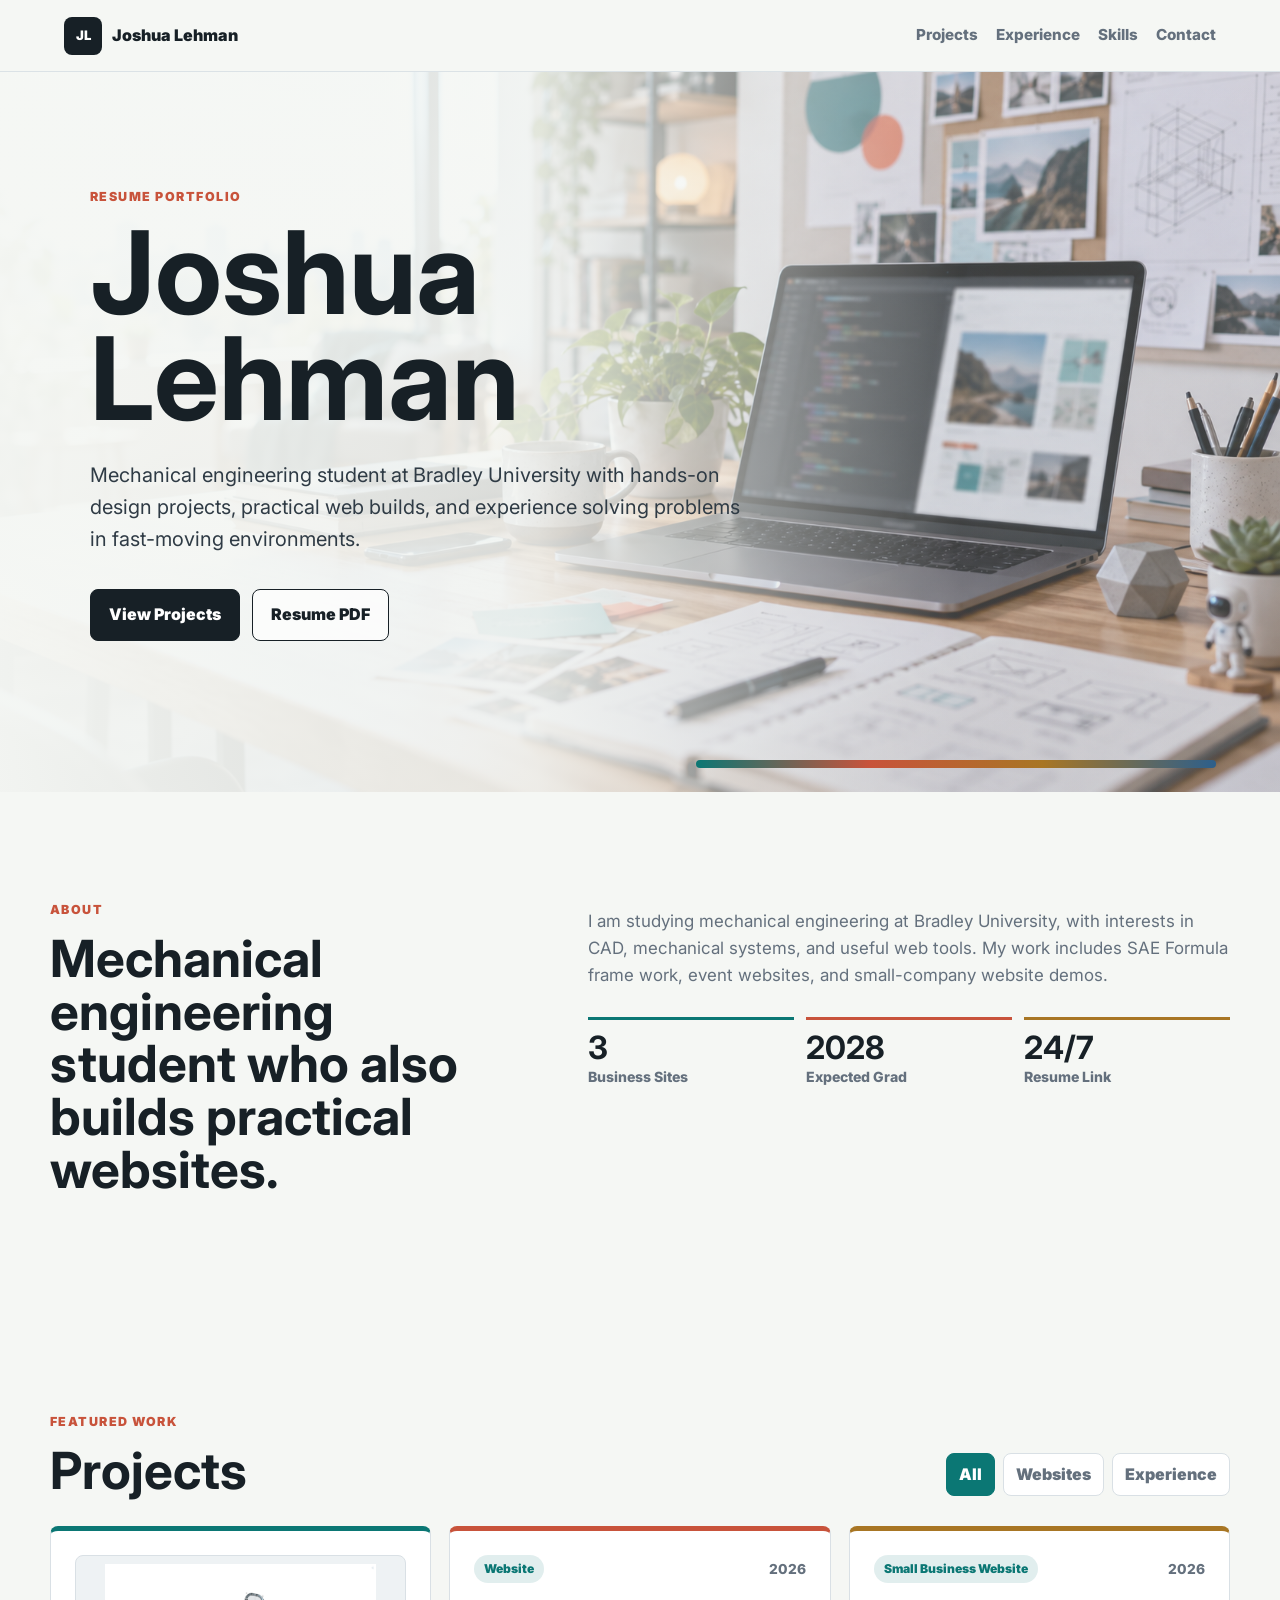
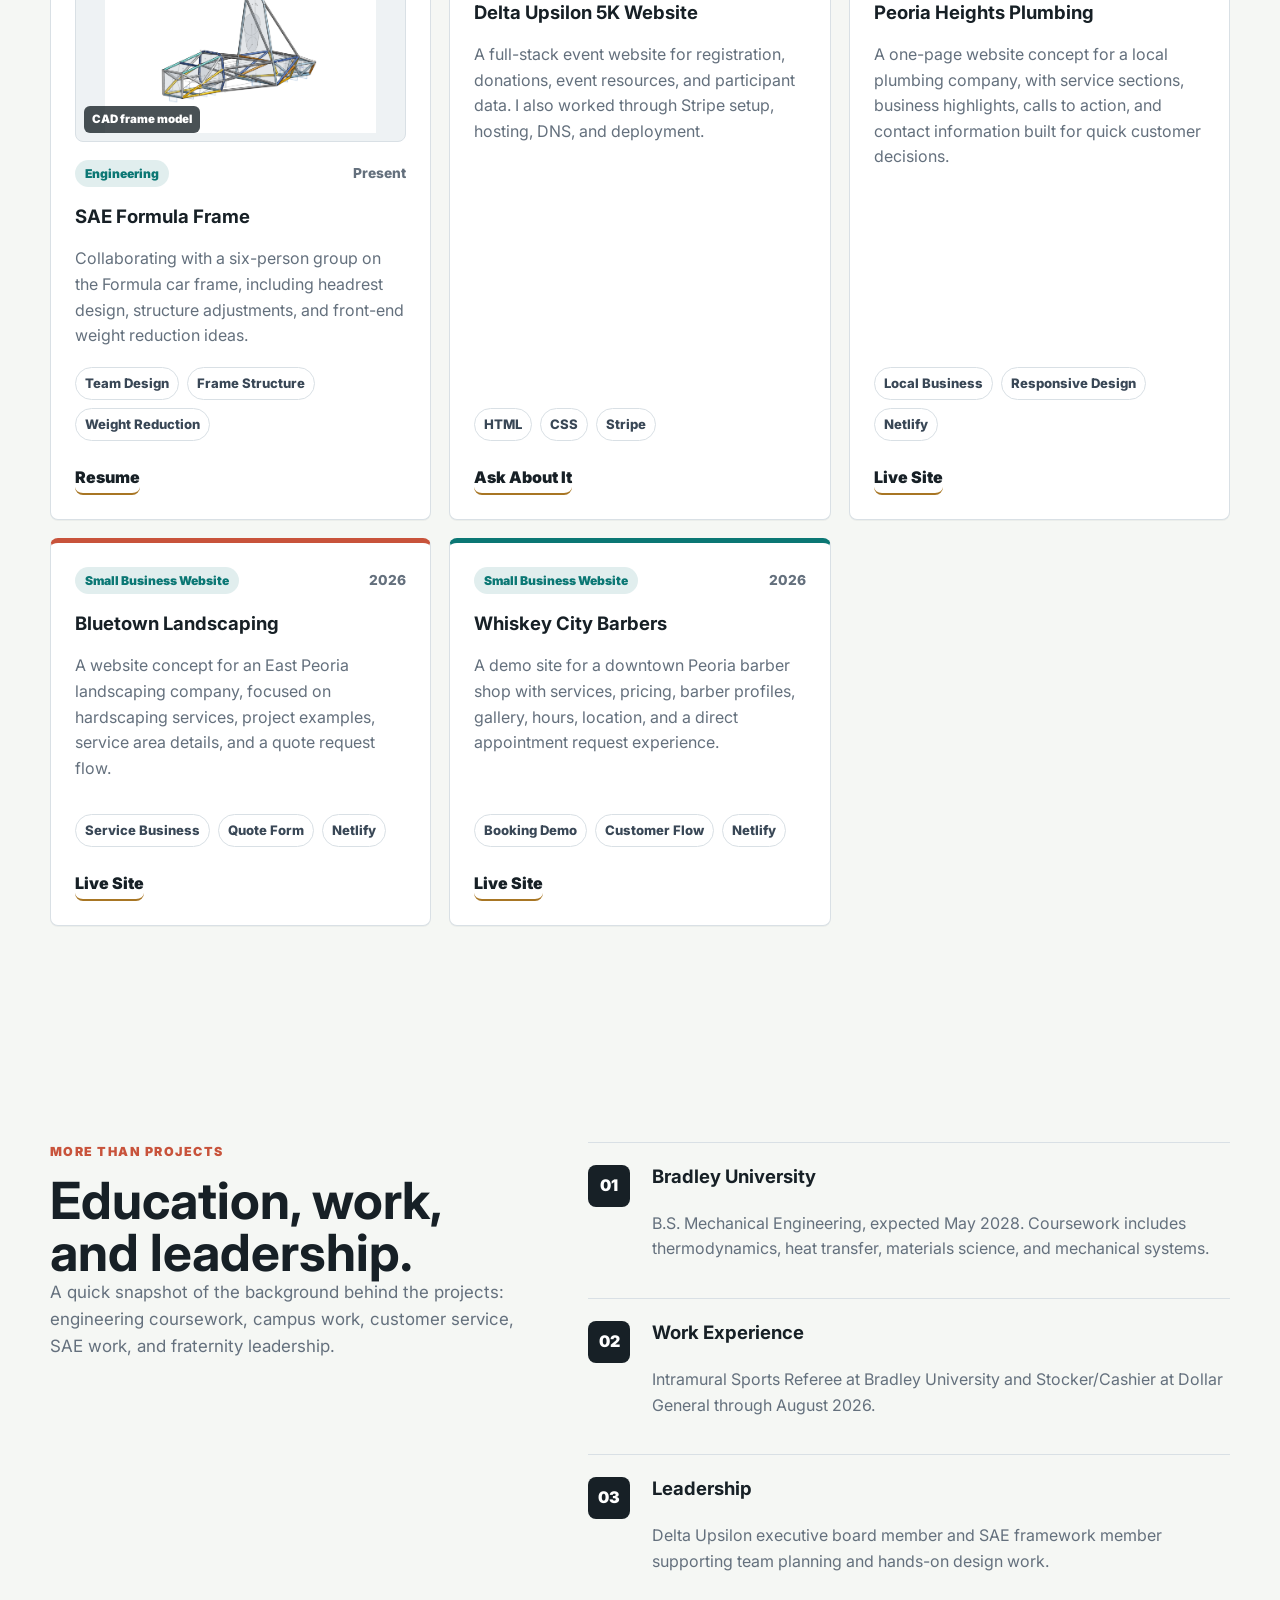
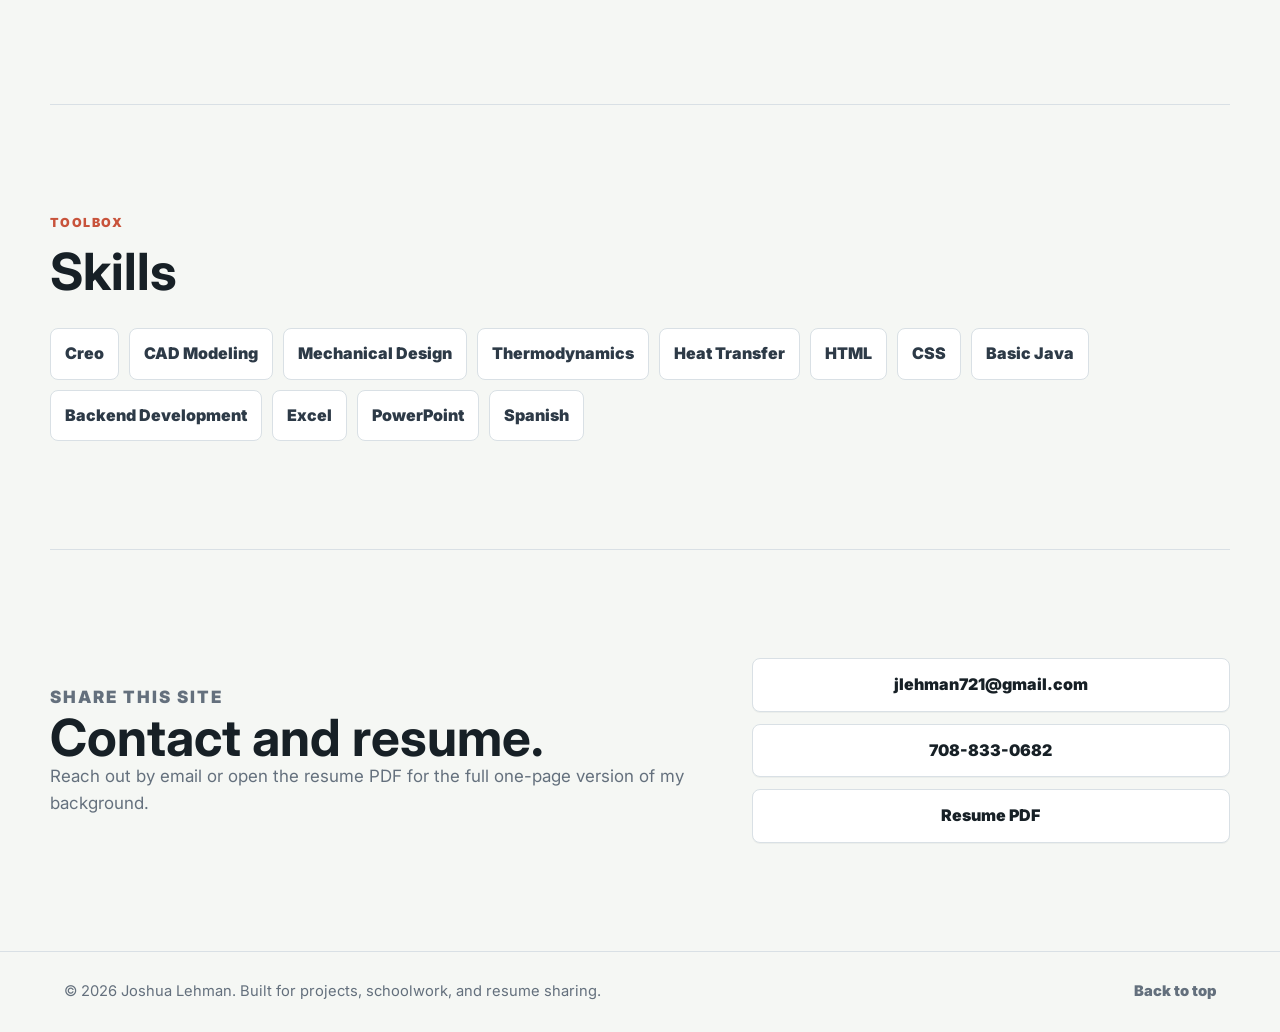
<file: school/index.html>
<!doctype html>
<html lang="en">
  <head>
    <meta charset="utf-8">
    <meta name="viewport" content="width=device-width, initial-scale=1">
    <meta name="description" content="Joshua Lehman's student portfolio with engineering projects, small business websites, skills, and contact links.">
    <title>Joshua Lehman | Project Portfolio</title>
    <link rel="preconnect" href="https://fonts.googleapis.com">
    <link rel="preconnect" href="https://fonts.gstatic.com" crossorigin>
    <link href="https://fonts.googleapis.com/css2?family=Inter:wght@400;500;600;700;800;900&display=swap" rel="stylesheet">
    <link rel="stylesheet" href="styles.css">
  </head>
  <body>
    <header class="site-header">
      <a class="brand" href="#top" aria-label="Go to top">
        <span class="brand-mark">JL</span>
        <span>Joshua Lehman</span>
      </a>
      <nav class="site-nav" aria-label="Main navigation">
        <a href="#projects">Projects</a>
        <a href="#experience">Experience</a>
        <a href="#skills">Skills</a>
        <a href="#contact">Contact</a>
      </nav>
    </header>

    <main id="top">
      <section class="hero" aria-label="Portfolio introduction">
        <img class="hero-image" src="assets/portfolio-hero.png" alt="Desk workspace with a laptop, notebooks, and project planning materials.">
        <div class="hero-overlay"></div>
        <div class="hero-content">
          <p class="eyebrow">Resume Portfolio</p>
          <h1>Joshua Lehman</h1>
          <p class="hero-copy">
            Mechanical engineering student at Bradley University with hands-on design projects, practical web builds,
            and experience solving problems in fast-moving environments.
          </p>
          <div class="hero-actions" aria-label="Primary links">
            <a class="button primary" href="#projects">View Projects</a>
            <a class="button secondary" href="Resume%20Job%20Fair.pdf">Resume PDF</a>
          </div>
        </div>
      </section>

      <section class="section intro-grid" aria-label="About">
        <div>
          <p class="section-kicker">About</p>
          <h2>Mechanical engineering student who also builds practical websites.</h2>
        </div>
        <div class="bio-panel">
          <p>
            I am studying mechanical engineering at Bradley University, with interests in CAD, mechanical systems,
            and useful web tools. My work includes SAE Formula frame work, event websites, and small-company website demos.
          </p>
          <div class="stats-row" aria-label="Portfolio highlights">
            <div>
              <strong>3</strong>
              <span>Business Sites</span>
            </div>
            <div>
              <strong>2028</strong>
              <span>Expected Grad</span>
            </div>
            <div>
              <strong>24/7</strong>
              <span>Resume Link</span>
            </div>
          </div>
        </div>
      </section>

      <section class="section" id="projects">
        <div class="section-heading">
          <div>
            <p class="section-kicker">Featured Work</p>
            <h2>Projects</h2>
          </div>
          <div class="filter-group" aria-label="Filter projects">
            <button class="filter active" type="button" data-filter="all">All</button>
            <button class="filter" type="button" data-filter="website">Websites</button>
            <button class="filter" type="button" data-filter="experience">Experience</button>
          </div>
        </div>

        <div class="project-grid">
          <article class="project-card" data-category="experience">
            <figure class="project-media">
              <button class="media-open" type="button" aria-label="Open larger CAD frame image">
                <img src="assets/sae-frame-cad.png" alt="CAD model of the SAE Formula car frame structure.">
              </button>
              <figcaption>CAD frame model</figcaption>
            </figure>
            <div class="project-topline">
              <span class="tag">Engineering</span>
              <span class="date">Present</span>
            </div>
            <h3>SAE Formula Frame</h3>
            <p>
              Collaborating with a six-person group on the Formula car frame, including headrest design,
              structure adjustments, and front-end weight reduction ideas.
            </p>
            <ul class="project-meta">
              <li>Team Design</li>
              <li>Frame Structure</li>
              <li>Weight Reduction</li>
            </ul>
            <div class="card-actions">
              <a href="Resume%20Job%20Fair.pdf" aria-label="View resume for SAE Formula frame details">Resume</a>
            </div>
          </article>

          <article class="project-card" data-category="website">
            <div class="project-topline">
              <span class="tag">Website</span>
              <span class="date">2026</span>
            </div>
            <h3>Delta Upsilon 5K Website</h3>
            <p>
              A full-stack event website for registration, donations, event resources, and participant data.
              I also worked through Stripe setup, hosting, DNS, and deployment.
            </p>
            <ul class="project-meta">
              <li>HTML</li>
              <li>CSS</li>
              <li>Stripe</li>
            </ul>
            <div class="card-actions">
              <a href="#contact" aria-label="Ask about the Delta Upsilon 5K website">Ask About It</a>
            </div>
          </article>

          <article class="project-card" data-category="website">
            <div class="project-topline">
              <span class="tag">Small Business Website</span>
              <span class="date">2026</span>
            </div>
            <h3>Peoria Heights Plumbing</h3>
            <p>
              A one-page website concept for a local plumbing company, with service sections, business highlights,
              calls to action, and contact information built for quick customer decisions.
            </p>
            <ul class="project-meta">
              <li>Local Business</li>
              <li>Responsive Design</li>
              <li>Netlify</li>
            </ul>
            <div class="card-actions">
              <a href="https://verdant-nasturtium-1ba655.netlify.app/" target="_blank" rel="noreferrer" aria-label="View Peoria Heights Plumbing website">Live Site</a>
            </div>
          </article>

          <article class="project-card" data-category="website">
            <div class="project-topline">
              <span class="tag">Small Business Website</span>
              <span class="date">2026</span>
            </div>
            <h3>Bluetown Landscaping</h3>
            <p>
              A website concept for an East Peoria landscaping company, focused on hardscaping services,
              project examples, service area details, and a quote request flow.
            </p>
            <ul class="project-meta">
              <li>Service Business</li>
              <li>Quote Form</li>
              <li>Netlify</li>
            </ul>
            <div class="card-actions">
              <a href="https://tranquil-beignet-ce826c.netlify.app/" target="_blank" rel="noreferrer" aria-label="View Bluetown Landscaping website">Live Site</a>
            </div>
          </article>

          <article class="project-card" data-category="website">
            <div class="project-topline">
              <span class="tag">Small Business Website</span>
              <span class="date">2026</span>
            </div>
            <h3>Whiskey City Barbers</h3>
            <p>
              A demo site for a downtown Peoria barber shop with services, pricing, barber profiles, gallery,
              hours, location, and a direct appointment request experience.
            </p>
            <ul class="project-meta">
              <li>Booking Demo</li>
              <li>Customer Flow</li>
              <li>Netlify</li>
            </ul>
            <div class="card-actions">
              <a href="https://meek-cocada-9cc5ed.netlify.app/" target="_blank" rel="noreferrer" aria-label="View Whiskey City Barbers website">Live Site</a>
            </div>
          </article>

        </div>
      </section>

      <section class="section split-section" id="experience">
        <div>
          <p class="section-kicker">More Than Projects</p>
          <h2>Education, work, and leadership.</h2>
          <p class="muted">
            A quick snapshot of the background behind the projects: engineering coursework, campus work, customer
            service, SAE work, and fraternity leadership.
          </p>
        </div>
        <div class="timeline" aria-label="Experience highlights">
          <article>
            <span>01</span>
            <h3>Bradley University</h3>
            <p>B.S. Mechanical Engineering, expected May 2028. Coursework includes thermodynamics, heat transfer, materials science, and mechanical systems.</p>
          </article>
          <article>
            <span>02</span>
            <h3>Work Experience</h3>
            <p>Intramural Sports Referee at Bradley University and Stocker/Cashier at Dollar General through August 2026.</p>
          </article>
          <article>
            <span>03</span>
            <h3>Leadership</h3>
            <p>Delta Upsilon executive board member and SAE framework member supporting team planning and hands-on design work.</p>
          </article>
        </div>
      </section>

      <section class="section skills-section" id="skills">
        <div class="section-heading">
          <div>
            <p class="section-kicker">Toolbox</p>
            <h2>Skills</h2>
          </div>
        </div>
        <div class="skills-grid" aria-label="Skills list">
          <span>Creo</span>
          <span>CAD Modeling</span>
          <span>Mechanical Design</span>
          <span>Thermodynamics</span>
          <span>Heat Transfer</span>
          <span>HTML</span>
          <span>CSS</span>
          <span>Basic Java</span>
          <span>Backend Development</span>
          <span>Excel</span>
          <span>PowerPoint</span>
          <span>Spanish</span>
        </div>
      </section>

      <section class="section contact-section" id="contact">
        <div>
          <p class="section-kicker">Share This Site</p>
          <h2>Contact and resume.</h2>
          <p>
            Reach out by email or open the resume PDF for the full one-page version of my background.
          </p>
        </div>
        <div class="contact-links" aria-label="Contact links">
          <a href="mailto:jlehman721@gmail.com">jlehman721@gmail.com</a>
          <a href="tel:+17088330682">708-833-0682</a>
          <a href="Resume%20Job%20Fair.pdf">Resume PDF</a>
        </div>
      </section>
    </main>

    <footer class="site-footer">
      <p>&copy; <span id="year"></span> Joshua Lehman. Built for projects, schoolwork, and resume sharing.</p>
      <a href="#top">Back to top</a>
    </footer>

    <div class="image-modal" id="cadModal" aria-hidden="true" role="dialog" aria-label="Larger CAD frame image">
      <button class="modal-backdrop" type="button" aria-label="Close larger CAD frame image"></button>
      <div class="modal-panel">
        <button class="modal-close" type="button" aria-label="Close larger CAD frame image">Close</button>
        <img src="assets/sae-frame-cad.png" alt="Large view of the SAE Formula car frame CAD model.">
      </div>
    </div>

    <script src="script.js"></script>
  </body>
</html>
</file>
<file: school/styles.css>
:root {
  --ink: #172026;
  --muted: #64707d;
  --line: #d9e0e5;
  --paper: #f5f7f4;
  --white: #ffffff;
  --teal: #0b7774;
  --coral: #c8533b;
  --gold: #a87624;
  --blue: #2d5f8b;
}

* {
  box-sizing: border-box;
}

html {
  scroll-behavior: smooth;
}

body {
  margin: 0;
  background: var(--paper);
  color: var(--ink);
  font-family: "Inter", Arial, sans-serif;
  line-height: 1.6;
}

a {
  color: inherit;
}

.site-header {
  position: sticky;
  top: 0;
  z-index: 20;
  display: flex;
  min-height: 72px;
  align-items: center;
  justify-content: space-between;
  gap: 24px;
  padding: 14px clamp(18px, 5vw, 64px);
  border-bottom: 1px solid rgba(217, 224, 229, 0.9);
  background: rgba(245, 247, 244, 0.93);
  backdrop-filter: blur(16px);
}

.brand {
  display: inline-flex;
  align-items: center;
  gap: 10px;
  font-weight: 900;
  text-decoration: none;
}

.brand-mark {
  display: grid;
  width: 38px;
  height: 38px;
  place-items: center;
  border-radius: 8px;
  background: var(--ink);
  color: var(--white);
  font-size: 0.82rem;
  letter-spacing: 0;
}

.site-nav {
  display: flex;
  flex-wrap: wrap;
  justify-content: flex-end;
  gap: 8px 18px;
  color: var(--muted);
  font-size: 0.95rem;
  font-weight: 800;
}

.site-nav a {
  text-decoration: none;
}

.site-nav a:hover,
.site-nav a:focus-visible {
  color: var(--teal);
}

.hero {
  position: relative;
  display: grid;
  min-height: min(720px, calc(100vh - 72px));
  align-items: center;
  overflow: hidden;
  isolation: isolate;
}

.hero::after {
  position: absolute;
  right: clamp(18px, 5vw, 64px);
  bottom: 24px;
  width: min(520px, calc(100% - 36px));
  height: 8px;
  border-radius: 999px;
  background: linear-gradient(90deg, var(--teal), var(--coral), var(--gold), var(--blue));
  content: "";
}

.hero-image {
  position: absolute;
  inset: 0;
  z-index: -2;
  width: 100%;
  height: 100%;
  object-fit: cover;
  object-position: center;
}

.hero-overlay {
  position: absolute;
  inset: 0;
  z-index: -1;
  background:
    linear-gradient(90deg, rgba(245, 247, 244, 0.98) 0%, rgba(245, 247, 244, 0.88) 42%, rgba(245, 247, 244, 0.24) 75%),
    linear-gradient(0deg, rgba(23, 32, 38, 0.12), rgba(23, 32, 38, 0));
}

.hero-content {
  width: min(700px, calc(100% - 36px));
  margin-left: clamp(18px, 7vw, 92px);
  padding: 68px 0 104px;
}

.eyebrow,
.section-kicker {
  margin: 0 0 12px;
  color: var(--coral);
  font-size: 0.78rem;
  font-weight: 900;
  letter-spacing: 0.12em;
  text-transform: uppercase;
}

h1,
h2,
h3,
p {
  overflow-wrap: anywhere;
}

h1 {
  max-width: 12ch;
  margin: 0;
  font-size: clamp(3.3rem, 9vw, 7.2rem);
  line-height: 0.92;
  letter-spacing: 0;
}

h2 {
  margin: 0;
  font-size: clamp(2rem, 4vw, 3.6rem);
  line-height: 1.03;
  letter-spacing: 0;
}

h3 {
  margin: 0;
  font-size: 1.16rem;
  line-height: 1.25;
}

.hero-copy {
  max-width: 650px;
  margin: 28px 0 0;
  color: #2f3b45;
  font-size: clamp(1.04rem, 2vw, 1.25rem);
}

.hero-actions,
.card-actions,
.contact-links {
  display: flex;
  flex-wrap: wrap;
  gap: 12px;
}

.button,
.card-actions a,
.contact-links a {
  display: inline-flex;
  min-height: 44px;
  align-items: center;
  justify-content: center;
  border-radius: 8px;
  font-weight: 900;
  text-decoration: none;
  transition: transform 160ms ease, border-color 160ms ease, background 160ms ease;
}

.hero-actions {
  margin-top: 34px;
}

.button {
  padding: 12px 18px;
  border: 1px solid var(--ink);
}

.button.primary {
  background: var(--ink);
  color: var(--white);
}

.button.secondary {
  background: rgba(255, 255, 255, 0.72);
  color: var(--ink);
}

.section {
  width: min(1180px, calc(100% - 36px));
  margin: 0 auto;
  padding: clamp(56px, 9vw, 108px) 0;
}

.intro-grid,
.split-section {
  display: grid;
  grid-template-columns: minmax(0, 0.85fr) minmax(0, 1.15fr);
  gap: clamp(26px, 5vw, 72px);
  align-items: start;
}

.bio-panel {
  padding-top: 8px;
}

.bio-panel p,
.muted,
.contact-section p {
  margin: 0;
  color: var(--muted);
  font-size: 1.06rem;
}

.stats-row {
  display: grid;
  grid-template-columns: repeat(3, minmax(0, 1fr));
  gap: 12px;
  margin-top: 28px;
}

.stats-row div {
  padding-top: 12px;
  border-top: 3px solid var(--teal);
}

.stats-row div:nth-child(2) {
  border-color: var(--coral);
}

.stats-row div:nth-child(3) {
  border-color: var(--gold);
}

.stats-row strong {
  display: block;
  font-size: 2rem;
  line-height: 1;
}

.stats-row span {
  color: var(--muted);
  font-size: 0.88rem;
  font-weight: 800;
}

.section-heading {
  display: flex;
  align-items: end;
  justify-content: space-between;
  gap: 22px;
  margin-bottom: 30px;
}

.filter-group {
  display: flex;
  flex-wrap: wrap;
  gap: 8px;
}

.filter {
  min-height: 40px;
  padding: 8px 12px;
  border: 1px solid var(--line);
  border-radius: 8px;
  background: var(--white);
  color: var(--muted);
  cursor: pointer;
  font: inherit;
  font-weight: 900;
}

.filter.active,
.filter:hover,
.filter:focus-visible {
  border-color: var(--teal);
  background: var(--teal);
  color: var(--white);
}

.project-grid {
  display: grid;
  grid-template-columns: repeat(3, minmax(0, 1fr));
  gap: 18px;
}

.project-card {
  display: flex;
  min-height: 388px;
  flex-direction: column;
  gap: 18px;
  padding: 24px;
  border: 1px solid var(--line);
  border-top: 5px solid var(--teal);
  border-radius: 8px;
  background: var(--white);
  box-shadow: 0 1px 0 rgba(23, 32, 38, 0.04);
}

.project-card:nth-child(2n) {
  border-top-color: var(--coral);
}

.project-card:nth-child(3n) {
  border-top-color: var(--gold);
}

.project-card.is-hidden {
  display: none;
}

.project-media {
  position: relative;
  overflow: hidden;
  aspect-ratio: 16 / 9;
  margin: 0;
  border: 1px solid var(--line);
  border-radius: 8px;
  background: #eef2f4;
}

.project-media img {
  width: 100%;
  height: 100%;
  object-fit: contain;
  padding: 8px;
}

.media-open {
  display: block;
  width: 100%;
  height: 100%;
  padding: 0;
  border: 0;
  background: transparent;
  cursor: zoom-in;
}

.media-open:focus-visible {
  outline: 3px solid var(--teal);
  outline-offset: -3px;
}

.project-media figcaption {
  position: absolute;
  left: 8px;
  bottom: 8px;
  padding: 4px 8px;
  border-radius: 6px;
  background: rgba(23, 32, 38, 0.78);
  color: var(--white);
  font-size: 0.72rem;
  font-weight: 900;
}

.image-modal {
  position: fixed;
  inset: 0;
  z-index: 50;
  display: none;
  align-items: center;
  justify-content: center;
  padding: 18px;
}

.image-modal.is-open {
  display: flex;
}

.modal-backdrop {
  position: absolute;
  inset: 0;
  border: 0;
  background: rgba(23, 32, 38, 0.76);
  cursor: zoom-out;
}

.modal-panel {
  position: relative;
  z-index: 1;
  display: grid;
  gap: 10px;
  width: min(1100px, 100%);
}

.modal-panel img {
  width: 100%;
  max-height: min(78vh, 780px);
  object-fit: contain;
  border-radius: 8px;
  background: var(--white);
  box-shadow: 0 20px 60px rgba(0, 0, 0, 0.28);
}

.modal-close {
  justify-self: end;
  min-height: 40px;
  padding: 8px 12px;
  border: 1px solid rgba(255, 255, 255, 0.28);
  border-radius: 8px;
  background: var(--white);
  color: var(--ink);
  cursor: pointer;
  font: inherit;
  font-weight: 900;
}

.project-topline {
  display: flex;
  align-items: center;
  justify-content: space-between;
  gap: 12px;
}

.tag {
  border-radius: 999px;
  background: rgba(11, 119, 116, 0.12);
  color: var(--teal);
  font-size: 0.76rem;
  font-weight: 900;
  padding: 4px 10px;
}

.date {
  color: var(--muted);
  font-size: 0.86rem;
  font-weight: 800;
}

.project-card p {
  margin: 0;
  color: var(--muted);
}

.project-meta {
  display: flex;
  flex-wrap: wrap;
  gap: 8px;
  padding: 0;
  margin: auto 0 0;
  list-style: none;
}

.project-meta li {
  border: 1px solid var(--line);
  border-radius: 999px;
  color: #394756;
  font-size: 0.82rem;
  font-weight: 800;
  padding: 5px 9px;
}

.card-actions {
  padding-top: 4px;
}

.card-actions a {
  min-height: 32px;
  color: var(--ink);
  border-bottom: 2px solid var(--gold);
}

.timeline {
  display: grid;
  gap: 14px;
}

.timeline article {
  display: grid;
  grid-template-columns: 48px minmax(0, 1fr);
  gap: 16px;
  align-items: start;
  padding: 22px 0;
  border-top: 1px solid var(--line);
}

.timeline span {
  display: grid;
  width: 42px;
  height: 42px;
  place-items: center;
  border-radius: 8px;
  background: var(--ink);
  color: var(--white);
  font-weight: 900;
}

.timeline p {
  grid-column: 2;
  margin: -12px 0 0;
  color: var(--muted);
}

.skills-section {
  border-top: 1px solid var(--line);
  border-bottom: 1px solid var(--line);
}

.skills-grid {
  display: flex;
  flex-wrap: wrap;
  gap: 10px;
}

.skills-grid span {
  padding: 12px 14px;
  border: 1px solid var(--line);
  border-radius: 8px;
  background: var(--white);
  color: #2d3a47;
  font-weight: 900;
}

.contact-section {
  display: grid;
  grid-template-columns: minmax(0, 1fr) minmax(260px, 0.75fr);
  gap: clamp(26px, 5vw, 70px);
  align-items: center;
}

.contact-links {
  align-content: start;
}

.contact-links a {
  width: 100%;
  padding: 13px 16px;
  border: 1px solid var(--line);
  background: var(--white);
  color: var(--ink);
  box-shadow: 0 1px 0 rgba(23, 32, 38, 0.04);
}

.contact-links a:hover,
.contact-links a:focus-visible,
.button:hover,
.button:focus-visible,
.card-actions a:hover,
.card-actions a:focus-visible {
  transform: translateY(-1px);
}

.site-footer {
  display: flex;
  flex-wrap: wrap;
  justify-content: space-between;
  gap: 14px;
  padding: 28px clamp(18px, 5vw, 64px);
  border-top: 1px solid var(--line);
  color: var(--muted);
  font-size: 0.92rem;
}

.site-footer p {
  margin: 0;
}

.site-footer a {
  font-weight: 900;
  text-decoration: none;
}

@media (max-width: 880px) {
  .site-header,
  .section-heading,
  .contact-section {
    align-items: flex-start;
  }

  .site-header,
  .section-heading {
    flex-direction: column;
  }

  .site-nav {
    justify-content: flex-start;
  }

  .hero {
    min-height: 680px;
  }

  .hero-overlay {
    background: linear-gradient(180deg, rgba(245, 247, 244, 0.98) 0%, rgba(245, 247, 244, 0.92) 48%, rgba(245, 247, 244, 0.38) 100%);
  }

  .intro-grid,
  .split-section,
  .contact-section,
  .project-grid {
    grid-template-columns: 1fr;
  }

  .project-card {
    min-height: auto;
  }
}

@media (max-width: 560px) {
  .site-header {
    position: static;
  }

  .hero-content {
    width: calc(100% - 32px);
    margin: 0 auto;
    padding-top: 50px;
  }

  .hero::after {
    right: 16px;
    bottom: 18px;
    width: calc(100% - 32px);
  }

  .hero-actions .button,
  .stats-row,
  .filter,
  .contact-links a {
    width: 100%;
  }

  .stats-row {
    grid-template-columns: 1fr;
  }

  .timeline article {
    grid-template-columns: 42px minmax(0, 1fr);
  }
}
</file>
